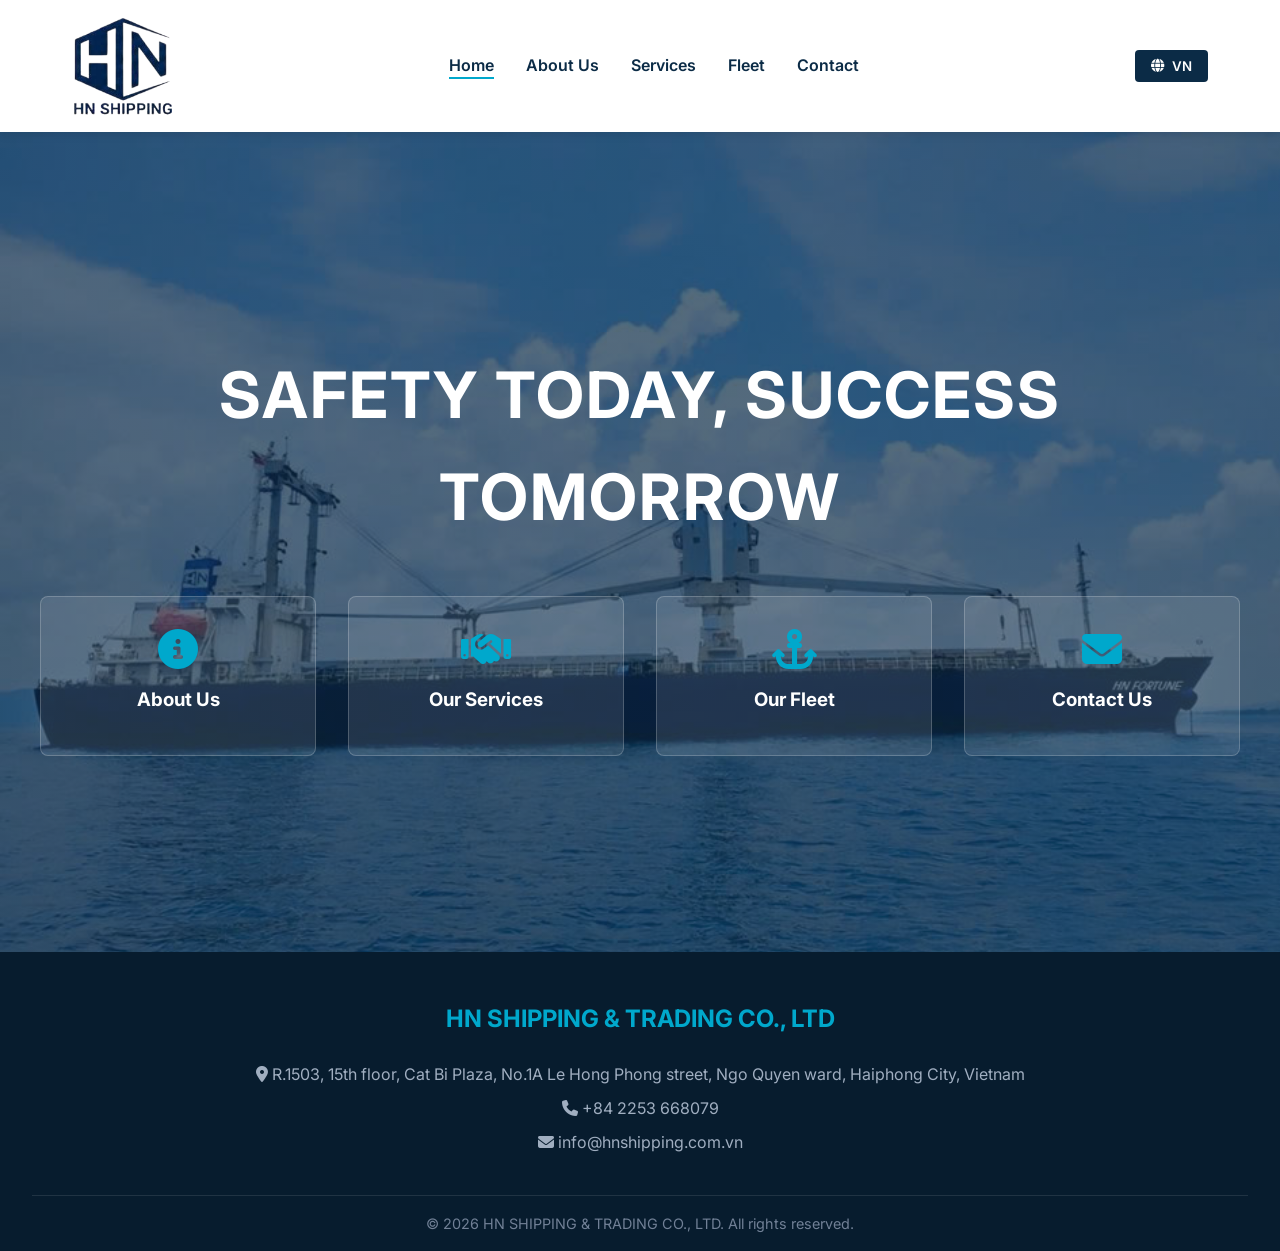
<file: index.html>
<!DOCTYPE html>
<html lang="en">

<head>
    <meta charset="UTF-8">
    <meta name="viewport" content="width=device-width, initial-scale=1.0">
    <title>HN SHIPPING & TRADING CO., LTD</title>
    <link rel="stylesheet" href="style.css">
    <link rel="stylesheet" href="https://cdnjs.cloudflare.com/ajax/libs/font-awesome/6.4.0/css/all.min.css">
    <link rel="icon" href="./HNShipping-icon.jpg" type="image/x-icon">
</head>

<body>
    <header>
        <nav class="navbar">
            <div class="logo">
                <img src="./Logo HN shipping.png" alt="">

            </div>
            <ul class="nav-links">
                <li><a href="index.html" data-i18n="nav.home">Home</a></li>
                <li><a href="about.html" data-i18n="nav.about">About Us</a></li>
                <li><a href="services.html" data-i18n="nav.services">Services</a></li>
                <li><a href="fleet.html" data-i18n="nav.fleet">Fleet</a></li>
                <li><a href="contact.html" data-i18n="nav.contact">Contact</a></li>
            </ul>
            <div class="nav-actions">
                <button id="langToggle" class="lang-toggle">
                    <i class="fa-solid fa-globe"></i> <span data-i18n="toggle.lang">VN</span>
                </button>
                <div class="menu-toggle" id="mobile-menu">
                    <i class="fa-solid fa-bars"></i>
                </div>
            </div>
        </nav>
    </header>

    <main>

        <section class="hero">
            <h1 data-i18n="slogan">SAFETY TODAY, SUCCESS TOMORROW</h1>

            <div class="quick-links">
                <div class="card" onclick="window.location.href='about.html'">
                    <i class="fa-solid fa-circle-info"></i>
                    <h3 data-i18n="home.about.title">About Us</h3>
                </div>
                <div class="card" onclick="window.location.href='services.html'">
                    <i class="fa-solid fa-handshake"></i>
                    <h3 data-i18n="home.services.title">Our Services</h3>
                </div>
                <div class="card" onclick="window.location.href='fleet.html'">
                    <i class="fa-solid fa-anchor"></i>
                    <h3 data-i18n="home.fleet.title">Our Fleet</h3>
                </div>
                <div class="card" onclick="window.location.href='contact.html'">
                    <i class="fa-solid fa-envelope"></i>
                    <h3 data-i18n="home.contact.title">Contact Us</h3>
                </div>
            </div>
        </section>
    </main>

    <footer>
        <div class="footer-content">
            <div class="footer-logo">
                <span>HN SHIPPING & TRADING CO., LTD</span>
            </div>
            <div class="footer-contact">
                <p><i class="fa-solid fa-location-dot"></i> <span data-i18n="contact.office.val">R.1503, 15th floor, Cat
                        Bi Plaza, No.1A Le Hong Phong street, Ngo Quyen ward, Haiphong City, Vietnam</span></p>
                <p><i class="fa-solid fa-phone"></i> <span data-i18n="contact.tel.val">+84 2253 668079</span></p>
                <p><i class="fa-solid fa-envelope"></i> <span
                        data-i18n="contact.email.val">info@hnshipping.com.vn</span></p>
            </div>
        </div>
        <div class="footer-bottom">
            <p data-i18n="footer.rights">© 2026 HN SHIPPING & TRADING CO., LTD. All rights reserved.</p>
        </div>
    </footer>

    <script src="script.js"></script>
</body>

</html>
</file>
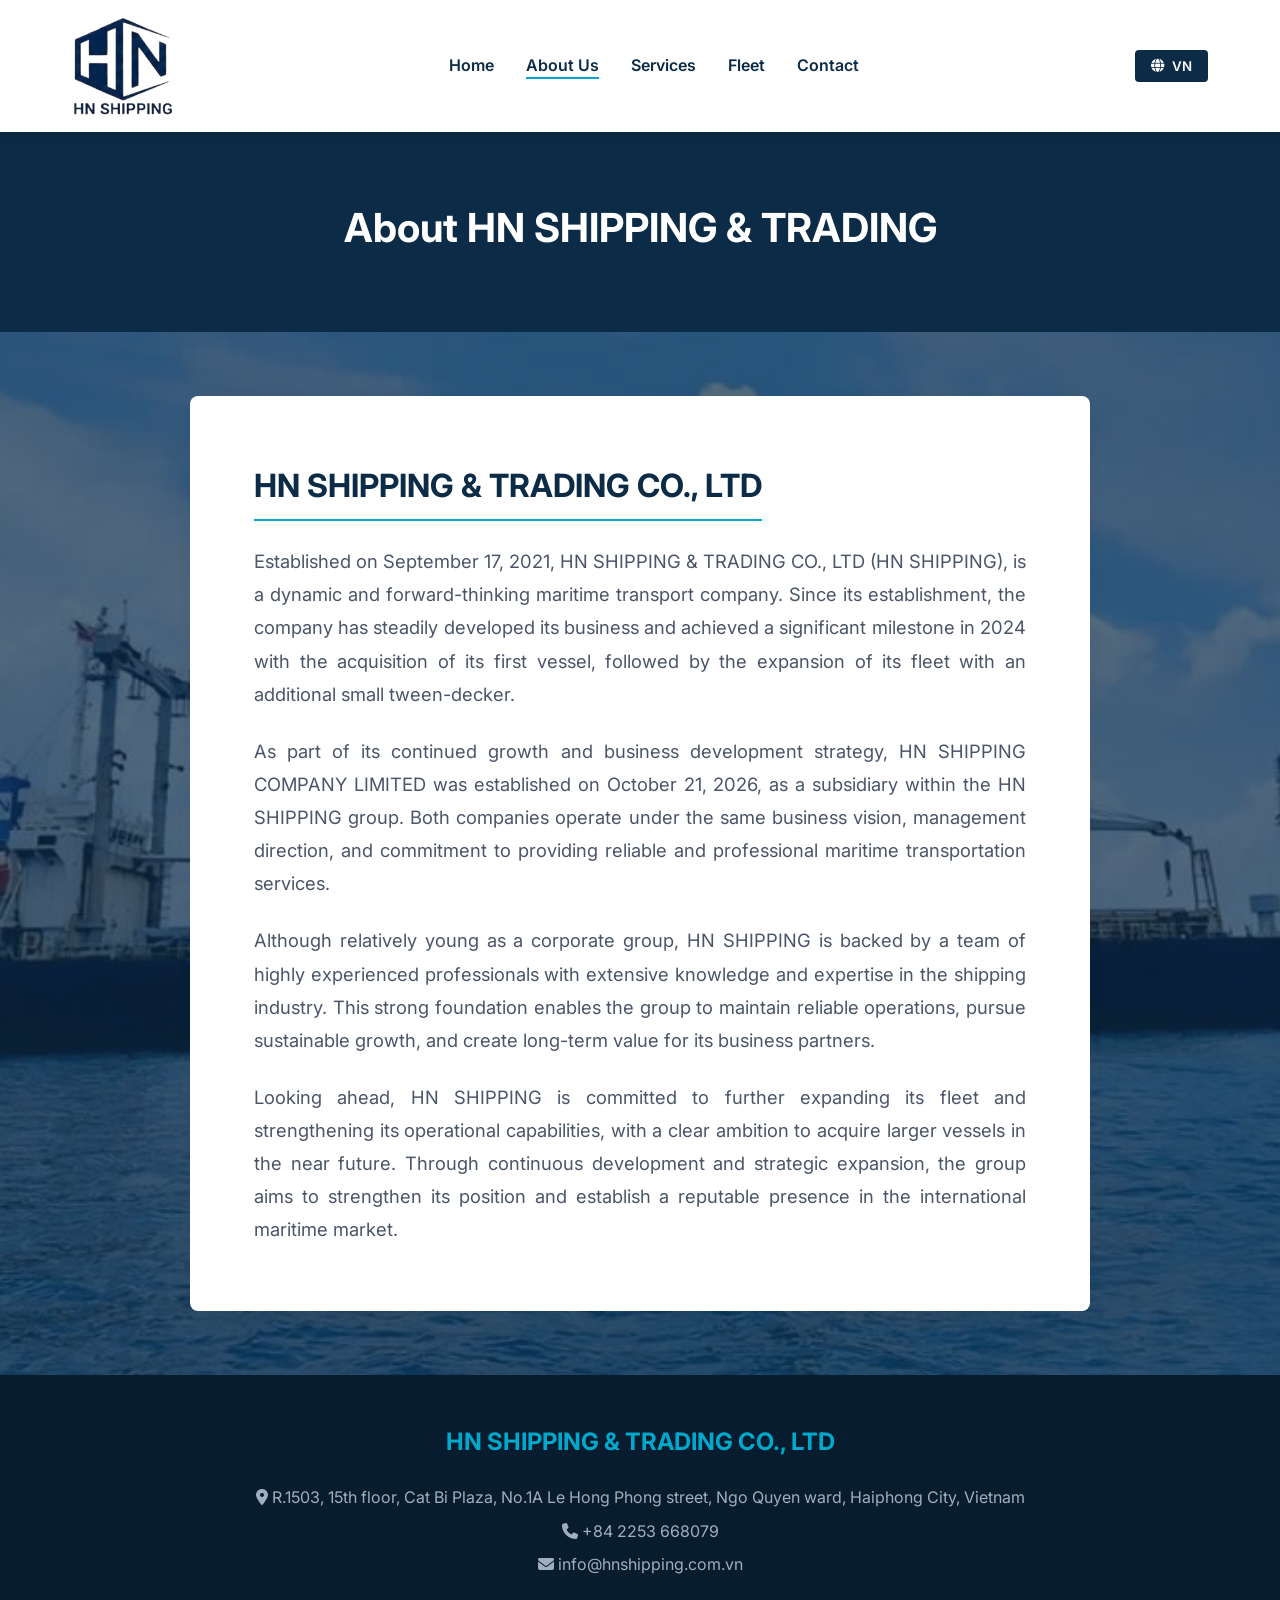
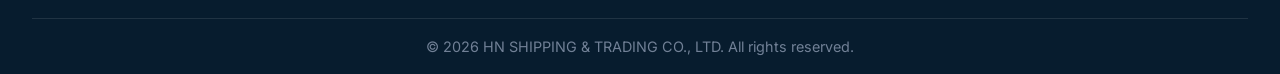
<file: about.html>
<!DOCTYPE html>
<html lang="en">

<head>
  <meta charset="UTF-8">
  <meta name="viewport" content="width=device-width, initial-scale=1.0">
  <title>About Us - HN SHIPPING & TRADING CO., LTD</title>
  <link rel="stylesheet" href="style.css">
  <link rel="stylesheet" href="https://cdnjs.cloudflare.com/ajax/libs/font-awesome/6.4.0/css/all.min.css">
</head>

<body>
  <header>
    <nav class="navbar">
      <div class="logo">
        <img src="./Logo HN shipping.png" alt="">
      </div>
      <ul class="nav-links">
        <li><a href="index.html" data-i18n="nav.home">Home</a></li>
        <li><a href="about.html" data-i18n="nav.about">About Us</a></li>
        <li><a href="services.html" data-i18n="nav.services">Services</a></li>
        <li><a href="fleet.html" data-i18n="nav.fleet">Fleet</a></li>
        <li><a href="contact.html" data-i18n="nav.contact">Contact</a></li>
      </ul>
      <div class="nav-actions">
        <button id="langToggle" class="lang-toggle">
          <i class="fa-solid fa-globe"></i> <span data-i18n="toggle.lang">VN</span>
        </button>
        <div class="menu-toggle" id="mobile-menu">
          <i class="fa-solid fa-bars"></i>
        </div>
      </div>
    </nav>
  </header>

  <main>
    <div class="page-header">
      <h1 data-i18n="page.about.title">About HN SHIPPING & TRADING</h1>
    </div>

    <div class="container">
      <div class="document-content">
        <h2 data-i18n="about.box1.title">HN SHIPPING & TRADING CO., LTD</h2>
        <p data-i18n="about.box1.desc">
          Established on September 17, 2021, HN SHIPPING & TRADING CO., LTD (HN SHIPPING), is a dynamic and
          forward-thinking
          maritime transport company. Since its establishment, the company has steadily developed its business and
          achieved a
          significant milestone in 2024 with the acquisition of its first vessel, followed by the expansion of its fleet
          with
          an additional small tween-decker.
          <br>
        </p>
        <p data-i18n="about.box2.desc">
          As part of its continued growth and business development strategy, HN SHIPPING COMPANY LIMITED was established
          on
          October 21, 2026, as a subsidiary within the HN SHIPPING group. Both companies operate under the same business
          vision,
          management direction, and commitment to providing reliable and professional maritime transportation services.
          <br>
        </p>
        <p data-i18n="about.box3.desc">
          Although relatively young as a corporate group, HN SHIPPING is backed by a team of highly experienced
          professionals with
          extensive knowledge and expertise in the shipping industry. This strong foundation enables the group to
          maintain reliable
          operations, pursue sustainable growth, and create long-term value for its business partners.
          <br>
        </p>
        <p data-i18n="about.box4.desc">
          Looking ahead, HN SHIPPING is committed to further expanding its fleet and strengthening its operational
          capabilities, with
          a clear ambition to acquire larger vessels in the near future. Through continuous development and strategic
          expansion, the
          group aims to strengthen its position and establish a reputable presence in the international maritime market.
        </p>
      </div>
    </div>
  </main>

  <footer>
    <div class="footer-content">
      <div class="footer-logo">
        <span>HN SHIPPING & TRADING CO., LTD</span>
      </div>
      <div class="footer-contact">
        <p><i class="fa-solid fa-location-dot"></i> <span data-i18n="contact.office.val">R.1503, 15th floor, Cat
            Bi Plaza, No.1A Le Hong Phong street, Ngo Quyen ward, Haiphong City, Vietnam</span></p>
        <p><i class="fa-solid fa-phone"></i> <span data-i18n="contact.tel.val">+84 2253 668079</span></p>
        <p><i class="fa-solid fa-envelope"></i> <span data-i18n="contact.email.val">info@hnshipping.com.vn</span></p>
      </div>
    </div>
    <div class="footer-bottom">
      <p data-i18n="footer.rights">© 2026 HN SHIPPING & TRADING CO., LTD. All rights reserved.</p>
    </div>
  </footer>

  <script src="script.js"></script>
</body>

</html>
</file>
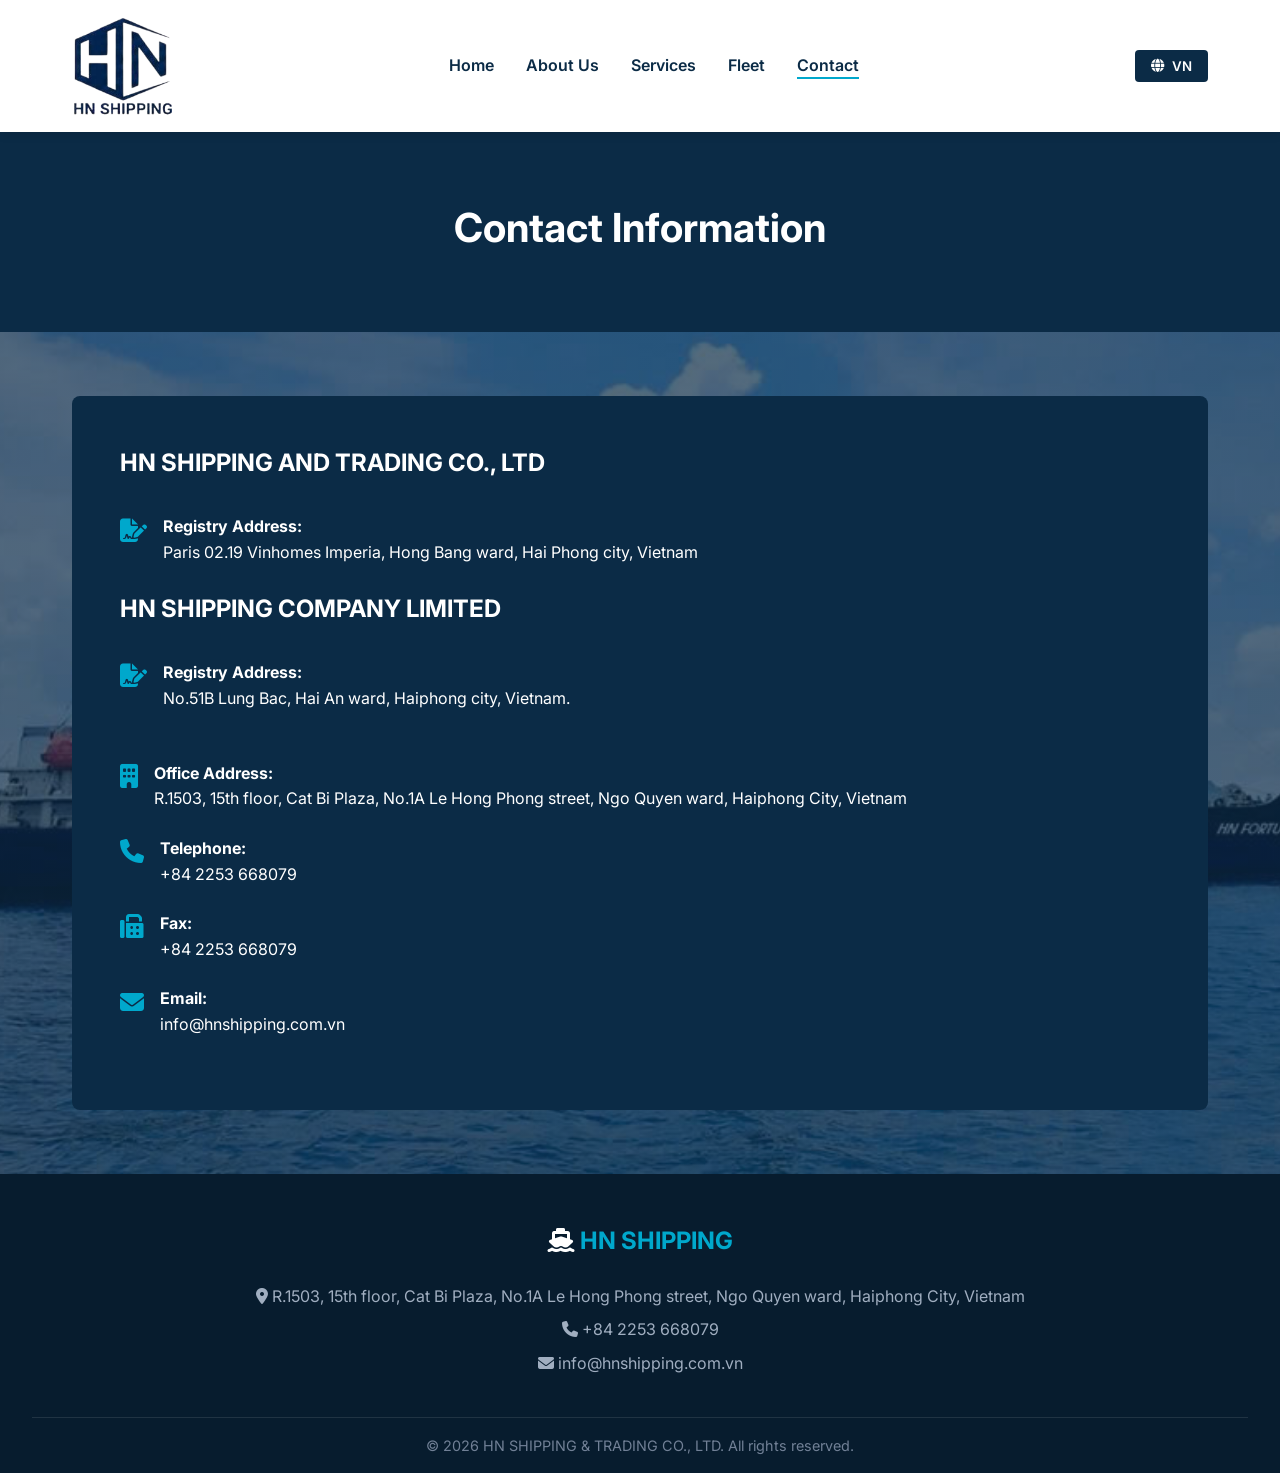
<file: contact.html>
<!DOCTYPE html>
<html lang="en">

<head>
  <meta charset="UTF-8">
  <meta name="viewport" content="width=device-width, initial-scale=1.0">
  <title>Contact - HN SHIPPING & TRADING CO., LTD</title>
  <link rel="stylesheet" href="style.css">
  <link rel="stylesheet" href="https://cdnjs.cloudflare.com/ajax/libs/font-awesome/6.4.0/css/all.min.css">
</head>

<body>
  <header>
    <nav class="navbar">
      <div class="logo">
        <img src="./Logo HN shipping.png" alt="">
      </div>
      <ul class="nav-links">
        <li><a href="index.html" data-i18n="nav.home">Home</a></li>
        <li><a href="about.html" data-i18n="nav.about">About Us</a></li>
        <li><a href="services.html" data-i18n="nav.services">Services</a></li>
        <li><a href="fleet.html" data-i18n="nav.fleet">Fleet</a></li>
        <li><a href="contact.html" data-i18n="nav.contact">Contact</a></li>
      </ul>
      <div class="nav-actions">
        <button id="langToggle" class="lang-toggle">
          <i class="fa-solid fa-globe"></i> <span data-i18n="toggle.lang">VN</span>
        </button>
        <div class="menu-toggle" id="mobile-menu">
          <i class="fa-solid fa-bars"></i>
        </div>
      </div>
    </nav>
  </header>

  <main>
    <div class="page-header">
      <h1 data-i18n="page.contact.title">Contact Information</h1>
    </div>

    <div class="container">
      <div class="contact-grid">
        <div class="contact-info">
          <h2>HN SHIPPING AND TRADING CO., LTD</h2>
          <div class="info-item">
            <i class="fa-solid fa-file-signature"></i>
            <div>
              <strong data-i18n="contact.registry.label">Registry Address:</strong><br>
              <span data-i18n="contact.registry.val1">Paris 02.19 Vinhomes Imperia, Hong Bang ward, Hai Phong city,
                Vietnam</span>
            </div>
          </div>
          <h2>HN SHIPPING COMPANY LIMITED</h2>
          <div class="info-item">
            <i class="fa-solid fa-file-signature"></i>
            <div>
              <strong data-i18n="contact.registry.label">Registry Address:</strong><br>
              <span data-i18n="contact.registry.val2">No.51B Lung Bac, Hai An ward, Haiphong city, Vietnam.</span>
            </div>
          </div>
          <br>
          <div class="info-item">
            <i class="fa-solid fa-building"></i>
            <div>
              <strong data-i18n="contact.office.label">Office Address:</strong><br>
              <span data-i18n="contact.office.val">R.1503, 15th floor, Cat Bi Plaza, No.1A Le Hong Phong street, Ngo
                Quyen ward, Haiphong City, Vietnam</span>
            </div>
          </div>
          <div class="info-item">
            <i class="fa-solid fa-phone"></i>
            <div>
              <strong data-i18n="contact.tel.label">Telephone:</strong><br>
              <span data-i18n="contact.tel.val">+84 2253 668079</span>
            </div>
          </div>
          <div class="info-item">
            <i class="fa-solid fa-fax"></i>
            <div>
              <strong data-i18n="contact.fax.label">Fax:</strong><br>
              <span data-i18n="contact.fax.val">+84 2253 668079</span>
            </div>
          </div>
          <div class="info-item">
            <i class="fa-solid fa-envelope"></i>
            <div>
              <strong data-i18n="contact.email.label">Email:</strong><br>
              <span data-i18n="contact.email.val">info@hnshipping.com.vn</span>
            </div>
          </div>
        </div>


      </div>
    </div>
  </main>

  <footer>
    <div class="footer-content">
      <div class="footer-logo">
        <i class="fa-solid fa-ship"></i> <span>HN SHIPPING</span>
      </div>
      <div class="footer-contact">
        <p><i class="fa-solid fa-location-dot"></i> <span data-i18n="contact.office.val">R.1503, 15th floor, Cat Bi
            Plaza, No.1A Le Hong Phong street, Ngo Quyen ward, Haiphong City, Vietnam</span></p>
        <p><i class="fa-solid fa-phone"></i> <span data-i18n="contact.tel.val">+84 2253 668079</span></p>
        <p><i class="fa-solid fa-envelope"></i> <span data-i18n="contact.email.val">info@hnshipping.com.vn</span></p>
      </div>
    </div>
    <div class="footer-bottom">
      <p data-i18n="footer.rights">© 2026 HN SHIPPING & TRADING CO., LTD. All rights reserved.</p>
    </div>
  </footer>

  <script src="script.js"></script>
</body>

</html>
</file>
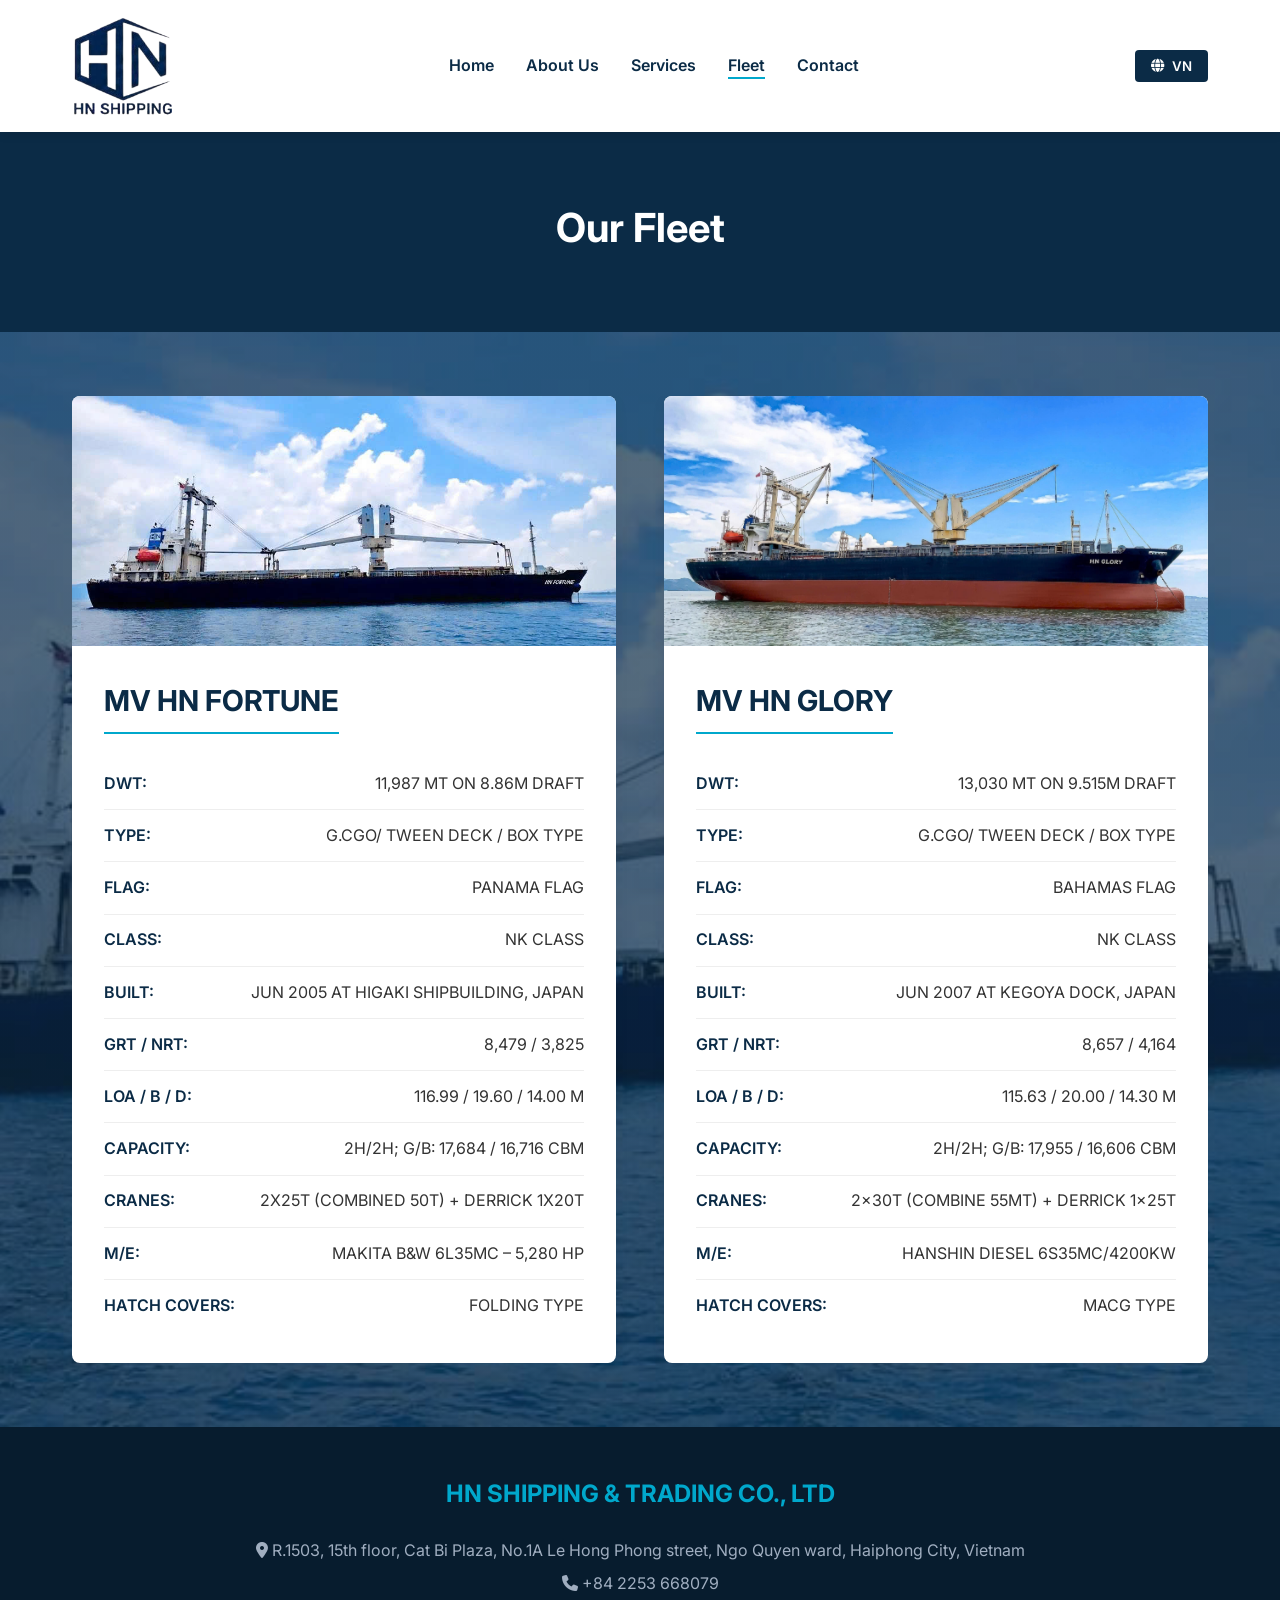
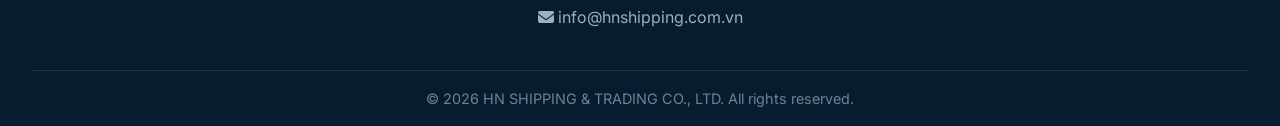
<file: fleet.html>
<!DOCTYPE html>
<html lang="en">

<head>
  <meta charset="UTF-8">
  <meta name="viewport" content="width=device-width, initial-scale=1.0">
  <title>Fleet - HN SHIPPING & TRADING CO., LTD</title>
  <link rel="stylesheet" href="style.css">
  <link rel="stylesheet" href="https://cdnjs.cloudflare.com/ajax/libs/font-awesome/6.4.0/css/all.min.css">
  <link rel="icon" href="./HNShipping-icon.jpg" type="image/x-icon">
</head>

<body>
  <header>
    <nav class="navbar">
      <div class="logo">
        <img src="./Logo HN shipping.png" alt="">
      </div>
      <ul class="nav-links">
        <li><a href="index.html" data-i18n="nav.home">Home</a></li>
        <li><a href="about.html" data-i18n="nav.about">About Us</a></li>
        <li><a href="services.html" data-i18n="nav.services">Services</a></li>
        <li><a href="fleet.html" data-i18n="nav.fleet">Fleet</a></li>
        <li><a href="contact.html" data-i18n="nav.contact">Contact</a></li>
      </ul>
      <div class="nav-actions">
        <button id="langToggle" class="lang-toggle">
          <i class="fa-solid fa-globe"></i> <span data-i18n="toggle.lang">VN</span>
        </button>
        <div class="menu-toggle" id="mobile-menu">
          <i class="fa-solid fa-bars"></i>
        </div>
      </div>
    </nav>
  </header>

  <main>
    <div class="page-header">
      <h1 data-i18n="page.fleet.title">Our Fleet</h1>
    </div>

    <div class="container">
      <div class="fleet-grid">
        <div class="vessel-card">
          <div class="vessel-img fortune">
            <!--<img src="./z7766718843593_fa651627f1fd80d7ee99c478a2610e75.jpg" alt="">-->
          </div>
          <div class="vessel-info">
            <h3>MV HN FORTUNE</h3>
            <ul class="spec-list">
              <li><span class="spec-label">DWT:</span> 11,987 MT ON 8.86M DRAFT</li>
              <li><span class="spec-label">TYPE:</span> G.CGO/ TWEEN DECK / BOX TYPE</li>
              <li><span class="spec-label">FLAG:</span> PANAMA FLAG</li>
              <li><span class="spec-label">CLASS:</span> NK CLASS</li>
              <li><span class="spec-label">BUILT:</span> JUN 2005 AT HIGAKI SHIPBUILDING, JAPAN</li>
              <li><span class="spec-label">GRT / NRT:</span> 8,479 / 3,825</li>
              <li><span class="spec-label">LOA / B / D:</span> 116.99 / 19.60 / 14.00 M</li>
              <li><span class="spec-label">CAPACITY:</span> 2H/2H; G/B: 17,684 / 16,716 CBM</li>
              <li><span class="spec-label">CRANES:</span> 2X25T (COMBINED 50T) + DERRICK 1X20T</li>
              <li><span class="spec-label">M/E:</span> MAKITA B&W 6L35MC – 5,280 HP</li>
              <li><span class="spec-label">HATCH COVERS:</span> FOLDING TYPE</li>
            </ul>
          </div>
        </div>

        <div class="vessel-card">
          <div class="vessel-img glory">
            <!--<img src="./z7766718843591_a46df6498f45bf673c54e9006b8cf908.jpg" alt="">-->
          </div>
          <div class="vessel-info">
            <h3>MV HN GLORY</h3>
            <ul class="spec-list">
              <li><span class="spec-label">DWT:</span> 13,030 MT ON 9.515M DRAFT</li>
              <li><span class="spec-label">TYPE:</span> G.CGO/ TWEEN DECK / BOX TYPE</li>
              <li><span class="spec-label">FLAG:</span> BAHAMAS FLAG</li>
              <li><span class="spec-label">CLASS:</span> NK CLASS</li>
              <li><span class="spec-label">BUILT:</span> JUN 2007 AT KEGOYA DOCK, JAPAN</li>
              <li><span class="spec-label">GRT / NRT:</span> 8,657 / 4,164</li>
              <li><span class="spec-label">LOA / B / D:</span> 115.63 / 20.00 / 14.30 M</li>
              <li><span class="spec-label">CAPACITY:</span> 2H/2H; G/B: 17,955 / 16,606 CBM</li>
              <li><span class="spec-label">CRANES:</span> 2x30T (COMBINE 55MT) + DERRICK 1x25T</li>
              <li><span class="spec-label">M/E:</span> HANSHIN DIESEL 6S35MC/4200KW</li>
              <li><span class="spec-label">HATCH COVERS:</span> MACG TYPE</li>
            </ul>
          </div>
        </div>
      </div>
    </div>
  </main>

  <footer>
        <div class="footer-content">
            <div class="footer-logo">
                <span>HN SHIPPING & TRADING CO., LTD</span>
            </div>
            <div class="footer-contact">
                <p><i class="fa-solid fa-location-dot"></i> <span data-i18n="contact.office.val">R.1503, 15th floor, Cat
                        Bi Plaza, No.1A Le Hong Phong street, Ngo Quyen ward, Haiphong City, Vietnam</span></p>
                <p><i class="fa-solid fa-phone"></i> <span data-i18n="contact.tel.val">+84 2253 668079</span></p>
                <p><i class="fa-solid fa-envelope"></i> <span
                        data-i18n="contact.email.val">info@hnshipping.com.vn</span></p>
            </div>
        </div>
        <div class="footer-bottom">
            <p data-i18n="footer.rights">© 2026 HN SHIPPING & TRADING CO., LTD. All rights reserved.</p>
        </div>
    </footer>

  <script src="script.js"></script>
</body>

</html>
</file>
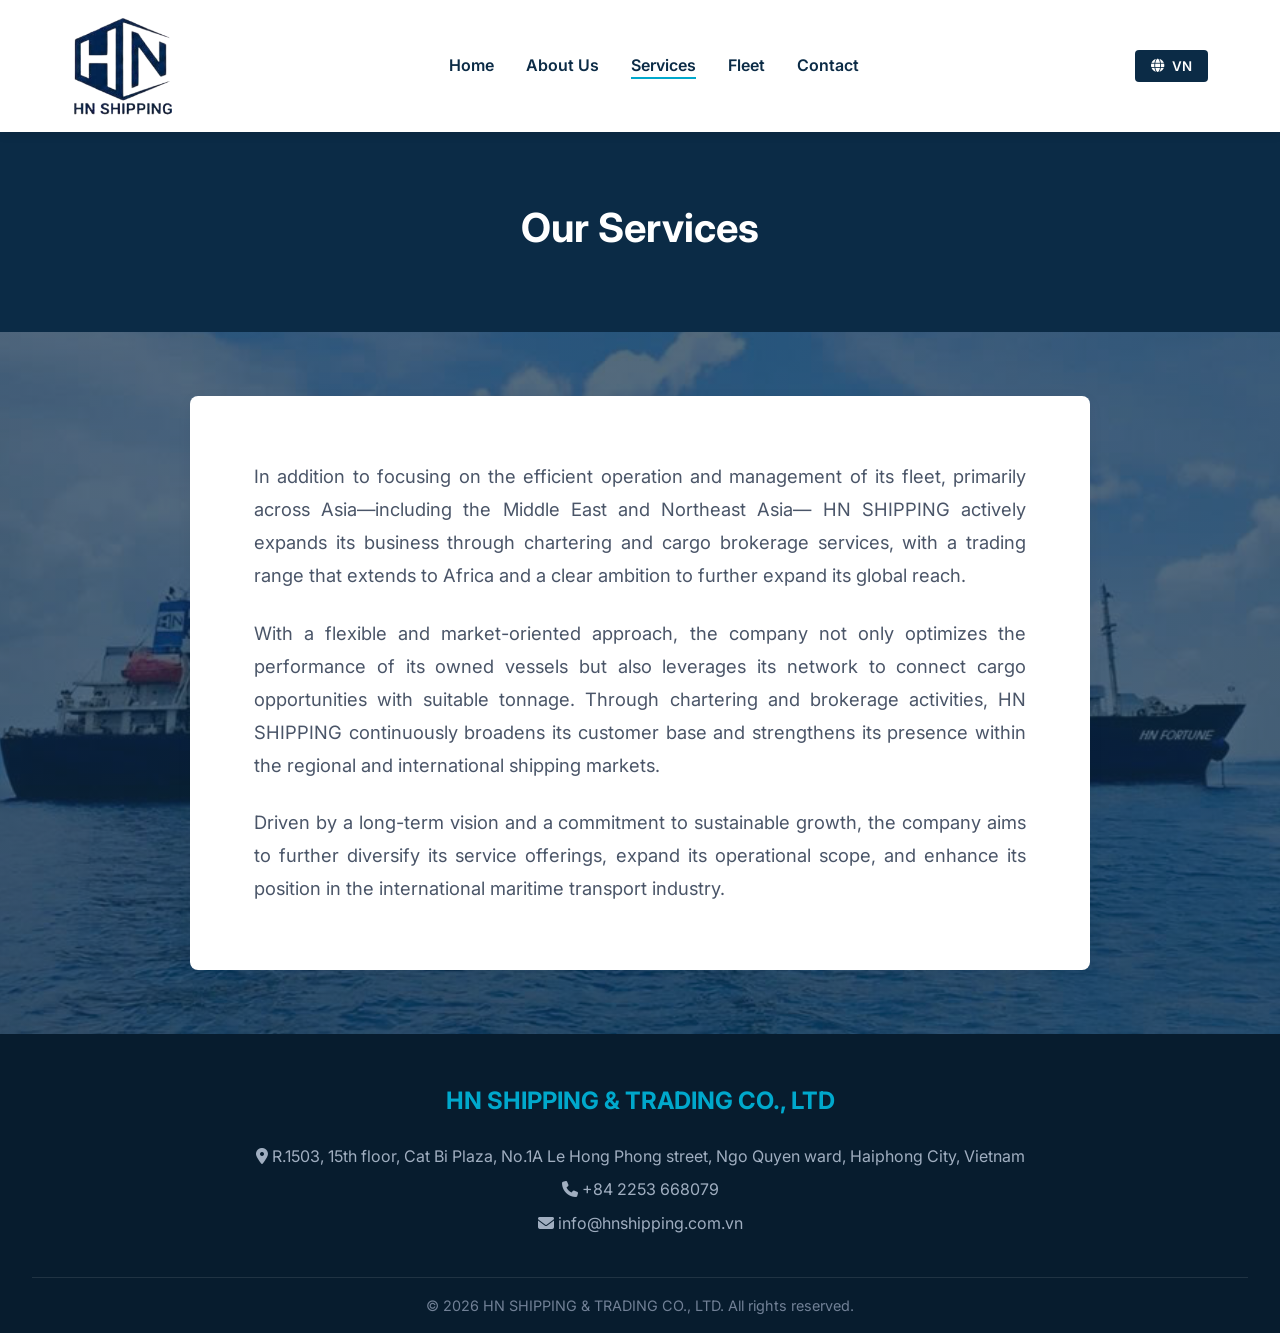
<file: services.html>
<!DOCTYPE html>
<html lang="en">

<head>
  <meta charset="UTF-8">
  <meta name="viewport" content="width=device-width, initial-scale=1.0">
  <title>Services - HN SHIPPING & TRADING CO., LTD</title>
  <link rel="stylesheet" href="style.css">
  <link rel="stylesheet" href="https://cdnjs.cloudflare.com/ajax/libs/font-awesome/6.4.0/css/all.min.css">
</head>

<body>
  <header>
    <nav class="navbar">
      <div class="logo">
        <img src="./Logo HN shipping.png" alt="">
      </div>
      <ul class="nav-links">
        <li><a href="index.html" data-i18n="nav.home">Home</a></li>
        <li><a href="about.html" data-i18n="nav.about">About Us</a></li>
        <li><a href="services.html" data-i18n="nav.services">Services</a></li>
        <li><a href="fleet.html" data-i18n="nav.fleet">Fleet</a></li>
        <li><a href="contact.html" data-i18n="nav.contact">Contact</a></li>
      </ul>
      <div class="nav-actions">
        <button id="langToggle" class="lang-toggle">
          <i class="fa-solid fa-globe"></i> <span data-i18n="toggle.lang">VN</span>
        </button>
        <div class="menu-toggle" id="mobile-menu">
          <i class="fa-solid fa-bars"></i>
        </div>
      </div>
    </nav>
  </header>

  <main>
    <div class="page-header">
      <h1 data-i18n="page.services.title">Our Services</h1>
    </div>

    <div class="container">
      <div class="document-content">

        <p data-i18n="services.p1">
          In addition to focusing on the efficient operation and management of its fleet, primarily across
          Asia—including the Middle East and Northeast Asia— HN SHIPPING actively expands its business through
          chartering and cargo brokerage services, with a trading range that extends to Africa and a clear ambition to
          further expand its global reach.
        </p>


        <p data-i18n="services.p2">
          With a flexible and market-oriented approach, the company not only optimizes the performance of its owned
          vessels but also leverages its network to connect cargo opportunities with suitable tonnage. Through
          chartering and brokerage activities, HN SHIPPING continuously broadens its customer base and strengthens its
          presence within the regional and international shipping markets.
        </p>


        <p data-i18n="services.p3">
          Driven by a long-term vision and a commitment to sustainable growth, the company aims to further diversify its
          service offerings, expand its operational scope, and enhance its position in the international maritime
          transport industry.?
        </p>
      </div>
    </div>
  </main>

  <footer>
    <div class="footer-content">
      <div class="footer-logo">
        <span>HN SHIPPING & TRADING CO., LTD</span>
      </div>
      <div class="footer-contact">
        <p><i class="fa-solid fa-location-dot"></i> <span data-i18n="contact.office.val">R.1503, 15th floor, Cat
            Bi Plaza, No.1A Le Hong Phong street, Ngo Quyen ward, Haiphong City, Vietnam</span></p>
        <p><i class="fa-solid fa-phone"></i> <span data-i18n="contact.tel.val">+84 2253 668079</span></p>
        <p><i class="fa-solid fa-envelope"></i> <span data-i18n="contact.email.val">info@hnshipping.com.vn</span></p>
      </div>
    </div>
    <div class="footer-bottom">
      <p data-i18n="footer.rights">© 2026 HN SHIPPING & TRADING CO., LTD. All rights reserved.</p>
    </div>
  </footer>

  <script src="script.js"></script>
</body>

</html>
</file>
<file: style.css>
@import url('https://fonts.googleapis.com/css2?family=Inter:wght@300;400;600;700&display=swap');

:root {
  --primary-navy: #0b2b46;
  --primary-navy-dark: #071c2e;
  --accent-teal: #00a8cc;
  --accent-teal-hover: #008ba8;
  --bg-light: #f4f7f6;
  --text-dark: #333333;
  --text-light: #ffffff;
  --text-muted: #6c757d;
  --transition: all 0.3s ease;
}

* {
  margin: 0;
  padding: 0;
  box-sizing: border-box;
  font-family: 'Inter', sans-serif;
}

body {
  background-color: var(--bg-light);
  color: var(--text-dark);
  line-height: 1.6;
  display: flex;
  flex-direction: column;
  min-height: 100vh;
}

/* Typography */
h1,
h2,
h3,
h4,
h5,
h6 {
  color: var(--primary-navy);
  font-weight: 700;
  margin-bottom: 1rem;
}

a {
  text-decoration: none;
  color: inherit;
  transition: var(--transition);
}

/* Header & Navbar */
header {
  background-color: var(--text-light);
  box-shadow: 0 2px 10px rgba(0, 0, 0, 0.1);
  position: sticky;
  top: 0;
  z-index: 1000;
}

.navbar {
  display: flex;
  justify-content: space-between;
  align-items: center;
  max-width: 1200px;
  margin: 0 auto;
  padding: 1rem 2rem;
}

.logo {
  font-size: 1.5rem;
  font-weight: 700;
  color: var(--primary-navy);
  display: flex;
  align-items: center;
  gap: 0.5rem;
}

.logo img {
  width: 100px;
  height: auto;

}

.nav-links {
  display: flex;
  list-style: none;
  gap: 2rem;
  align-items: center;
}

.nav-links li a {
  font-weight: 600;
  color: var(--primary-navy);
  position: relative;
}

.nav-links li a::after {
  content: '';
  position: absolute;
  width: 0;
  height: 2px;
  bottom: -4px;
  left: 0;
  background-color: var(--accent-teal);
  transition: var(--transition);
}

.nav-links li a:hover::after,
.nav-links li a.active::after {
  width: 100%;
}

.lang-toggle {
  background-color: var(--primary-navy);
  color: var(--text-light);
  border: none;
  padding: 0.5rem 1rem;
  border-radius: 4px;
  cursor: pointer;
  font-weight: 600;
  transition: var(--transition);
  display: flex;
  align-items: center;
  gap: 0.5rem;
}

.lang-toggle:hover {
  background-color: var(--accent-teal);
}

.nav-actions {
  display: flex;
  align-items: center;
  gap: 1rem;
}

.menu-toggle {
  display: none;
  font-size: 1.5rem;
  color: var(--primary-navy);
  cursor: pointer;
}

/* Main Content Area */
main {
  flex: 1;

  /* Adjust based on header height */
  background: linear-gradient(rgba(11, 43, 70, 0.7), rgba(11, 43, 70, 0.7)), url('./z7766718843593_fa651627f1fd80d7ee99c478a2610e75.jpg') center/cover no-repeat;
}

.page-header {
  background-color: var(--primary-navy);
  color: var(--text-light);
  padding: 4rem 2rem;
  text-align: center;
}

.page-header h1 {
  color: var(--text-light);
  font-size: 2.5rem;
  margin-bottom: 0.5rem;
}

.container {
  max-width: 1200px;
  margin: 4rem auto;
  padding: 0 2rem;
}

/* Hero Section */
.hero {
  height: auto;
  min-height: calc(100vh - 80px);
  display: flex;
  flex-direction: column;
  justify-content: center;
  align-items: center;
  text-align: center;
  color: var(--text-light);
  padding: 0 2rem;
  padding-top: 15px;
  padding-bottom: 15px;
}

.hero h1 {
  font-size: 4rem;
  color: var(--text-light);
  margin-top: 1rem;
  margin-bottom: 1rem;
  letter-spacing: 2px;
  text-transform: uppercase;
  animation: fadeInDown 1s ease;
}

.hero p {
  font-size: 1.5rem;
  max-width: 800px;
  margin-bottom: 3rem;
  font-weight: 300;
  animation: fadeInUp 1s ease 0.3s forwards;
  opacity: 0;
}

/* Quick Links Cards */
.quick-links {
  display: grid;
  grid-template-columns: repeat(auto-fit, minmax(250px, 1fr));
  gap: 2rem;
  max-width: 1200px;
  width: 100%;
  margin-top: 2rem;
  animation: fadeInUp 1s ease 0.6s forwards;
  opacity: 0;
}

.card {
  background-color: rgba(255, 255, 255, 0.1);
  backdrop-filter: blur(10px);
  border: 1px solid rgba(255, 255, 255, 0.2);
  padding: 2rem;
  border-radius: 8px;
  text-align: center;
  transition: var(--transition);
  cursor: pointer;
  color: var(--text-light);
}

.card:hover {
  transform: translateY(-10px);
  background-color: rgba(255, 255, 255, 0.2);
  border-color: var(--accent-teal);
}

.card i {
  font-size: 2.5rem;
  color: var(--accent-teal);
  margin-bottom: 1rem;
}

.card h3 {
  color: var(--text-light);
  margin-bottom: 0.5rem;
}

/* Content Blocks (About, Services) */
.content-block {
  background-color: var(--text-light);
  padding: 3rem;
  border-radius: 8px;
  box-shadow: 0 4px 6px rgba(0, 0, 0, 0.05);
  margin-bottom: 2rem;
}

.content-block p {
  margin-bottom: 1.5rem;
  font-size: 1.1rem;
  color: #4a5568;
}

.content-block p:last-child {
  margin-bottom: 0;
}

/* Fleet Section */
.fleet-grid {
  display: grid;
  grid-template-columns: repeat(auto-fit, minmax(400px, 1fr));
  gap: 3rem;
  overflow: auto;
}

.vessel-card {
  background-color: var(--text-light);
  border-radius: 8px;
  overflow: hidden;
  box-shadow: 0 4px 15px rgba(0, 0, 0, 0.05);
}

.vessel-img {
  height: 250px;
  background-color: var(--primary-navy);
  display: flex;
  align-items: center;
  justify-content: center;
  color: var(--text-light);
  font-size: 3rem;
}

.vessel-img.fortune {
  background: url('./z7766718843593_fa651627f1fd80d7ee99c478a2610e75.jpg') center/cover;
}

.vessel-img.glory {
  background: url('./z7919988906850_3486410f9c90d9986c0f0c7993c64cc4.jpg') center/cover;
}

.vessel-info {
  padding: 2rem;
}

.vessel-info h3 {
  color: var(--primary-navy);
  font-size: 1.8rem;
  border-bottom: 2px solid var(--accent-teal);
  padding-bottom: 0.5rem;
  margin-bottom: 1.5rem;
  display: inline-block;
}

.spec-list {
  list-style: none;
}

.spec-list li {
  padding: 0.8rem 0;
  border-bottom: 1px solid #eee;
  display: flex;
  justify-content: space-between;
}

.spec-list li:last-child {
  border-bottom: none;
}

.spec-label {
  font-weight: 600;
  color: var(--primary-navy);
}

/* Contact Section */
.contact-grid {
  display: grid;
  grid-template-columns: 1fr ;
  gap: 3rem;
  overflow: auto;
}

.contact-info {
  background-color: var(--primary-navy);
  color: var(--text-light);
  padding: 3rem;
  border-radius: 8px;
}

.contact-info h2 {
  color: var(--text-light);
  margin-bottom: 2rem;
}

.info-item {
  display: flex;
  gap: 1rem;
  margin-bottom: 1.5rem;
}

.info-item i {
  color: var(--accent-teal);
  font-size: 1.5rem;
  margin-top: 0.2rem;
}

.contact-form {
  background-color: var(--text-light);
  padding: 3rem;
  border-radius: 8px;
  box-shadow: 0 4px 15px rgba(0, 0, 0, 0.05);
}

.form-group {
  margin-bottom: 1.5rem;
}

.form-group label {
  display: block;
  margin-bottom: 0.5rem;
  font-weight: 600;
  color: var(--primary-navy);
}

.form-group input,
.form-group textarea {
  width: 100%;
  padding: 0.8rem;
  border: 1px solid #ddd;
  border-radius: 4px;
  font-family: inherit;
  transition: var(--transition);
}

.form-group input:focus,
.form-group textarea:focus {
  outline: none;
  border-color: var(--accent-teal);
  box-shadow: 0 0 0 3px rgba(0, 168, 204, 0.1);
}

.btn-submit {
  background-color: var(--accent-teal);
  color: var(--text-light);
  border: none;
  padding: 1rem 2rem;
  font-size: 1rem;
  font-weight: 600;
  border-radius: 4px;
  cursor: pointer;
  transition: var(--transition);
  width: 100%;
}

.btn-submit:hover {
  background-color: var(--accent-teal-hover);
}

/* Footer */
footer {
  background-color: var(--primary-navy-dark);
  color: var(--text-light);
  padding: 3rem 2rem 1rem;
  margin-top: auto;
}

.footer-content {
  max-width: 1200px;
  margin: 0 auto;
  display: flex;
  flex-direction: column;
  align-items: center;
  text-align: center;
  gap: 1.5rem;
}

.footer-logo {
  font-size: 1.5rem;
  font-weight: 700;
  color: var(--text-light);
}



.footer-logo span {
  color: var(--accent-teal);
}

.footer-contact p {
  color: #a0aec0;
  margin-bottom: 0.5rem;
}

.footer-bottom {
  text-align: center;
  margin-top: 2rem;
  padding-top: 1rem;
  border-top: 1px solid rgba(255, 255, 255, 0.1);
  color: #718096;
  font-size: 0.9rem;
}

/* Animations */
@keyframes fadeInDown {
  from {
    opacity: 0;
    transform: translateY(-20px);
  }

  to {
    opacity: 1;
    transform: translateY(0);
  }
}

@keyframes fadeInUp {
  from {
    opacity: 0;
    transform: translateY(20px);
  }

  to {
    opacity: 1;
    transform: translateY(0);
  }
}

/* Bento Grid for About */
.bento-grid {
  display: grid;
  grid-template-columns: repeat(2, 1fr);
  gap: 2rem;
  margin-top: 2rem;
}

.bento-card {
  background-color: var(--text-light);
  padding: 3rem;
  border-radius: 12px;
  box-shadow: 0 4px 20px rgba(0, 0, 0, 0.05);
  transition: var(--transition);
  position: relative;
  overflow: hidden;
}

.bento-card:hover {
  transform: translateY(-5px);
  box-shadow: 0 8px 30px rgba(0, 0, 0, 0.1);
}

.bento-card i {
  font-size: 3rem;
  color: var(--accent-teal);
  margin-bottom: 1.5rem;
  display: block;
}

.bento-card h2 {
  font-size: 1.5rem;
  margin-bottom: 1rem;
}

.bento-card.full-width {
  grid-column: 1 / -1;
  background: linear-gradient(rgba(11, 43, 70, 0.85), rgba(11, 43, 70, 0.85)), url('https://images.unsplash.com/photo-1579202673506-ca3ce28943ef?ixlib=rb-4.0.3&auto=format&fit=crop&w=1920&q=80') center/cover;
  color: var(--text-light);
  text-align: center;
}

.bento-card.full-width h2 {
  color: var(--text-light);
}

.bento-card.full-width i {
  color: var(--text-light);
}

/* Services Feature Cards */
.services-grid {
  display: grid;
  grid-template-columns: repeat(auto-fit, minmax(300px, 1fr));
  gap: 2rem;
}

.service-feature-card {
  height: 400px;
  border-radius: 12px;
  overflow: hidden;
  position: relative;
  box-shadow: 0 4px 20px rgba(0, 0, 0, 0.05);
  color: var(--text-light);
  display: flex;
  flex-direction: column;
  justify-content: flex-end;
  transition: var(--transition);
}

.service-feature-card:hover {
  transform: translateY(-5px);
}

.service-overlay {
  position: absolute;
  top: 0;
  left: 0;
  width: 100%;
  height: 100%;
  background: linear-gradient(to top, rgba(11, 43, 70, 0.95) 0%, rgba(11, 43, 70, 0.4) 50%, rgba(0, 0, 0, 0) 100%);
  z-index: 1;
}

.service-bg {
  position: absolute;
  top: 0;
  left: 0;
  width: 100%;
  height: 100%;
  background-size: cover;
  background-position: center;
  z-index: 0;
  transition: transform 0.5s ease;
}

.service-feature-card:hover .service-bg {
  transform: scale(1.05);
}

.service-content {
  position: relative;
  z-index: 2;
  padding: 2rem;
}

.service-content i {
  font-size: 2.5rem;
  color: var(--accent-teal);
  margin-bottom: 1rem;
}

.service-content h3 {
  color: var(--text-light);
  font-size: 1.5rem;
  margin-bottom: 1rem;
}

/* Document Content (Text Document Layout) */
.document-content {
  background-color: var(--text-light);
  padding: clamp(2rem, 5vw, 4rem);
  border-radius: 8px;
  box-shadow: 0 4px 15px rgba(0, 0, 0, 0.05);
  margin-top: 2rem;
  margin-bottom: 2rem;
  max-width: 900px;
  margin-left: auto;
  margin-right: auto;
}

.document-content h2 {
  font-size: clamp(1.5rem, 2vw + 1rem, 2rem);
  color: var(--primary-navy);
  margin-top: 2.5rem;
  margin-bottom: 1.5rem;
  border-bottom: 2px solid var(--accent-teal);
  padding-bottom: 0.5rem;
  display: inline-block;
}

.document-content h2:first-child {
  margin-top: 0;
}

.document-content p {
  font-size: clamp(1rem, 1vw + 0.8rem, 1.15rem);
  line-height: 1.8;
  color: #4a5568;
  margin-bottom: 1.5rem;
  text-align: justify;
}

.document-content p:last-child {
  margin-bottom: 0;
}

/* Responsive */
@media (max-width: 768px) {
  .navbar {
    flex-wrap: wrap;
  }

  .menu-toggle {
    display: block;
  }

  .nav-links {
    flex-direction: column;
    width: 100%;
    display: none;
    padding-top: 1rem;
    gap: 1rem;
  }

  .nav-links.active {
    display: flex;
  }

  .hero h1 {
    font-size: 2.5rem;
  }

  .contact-grid,
  .bento-grid {
    grid-template-columns: 1fr;
  }

  .bento-card.full-width {
    grid-column: 1;
  }
}
</file>
